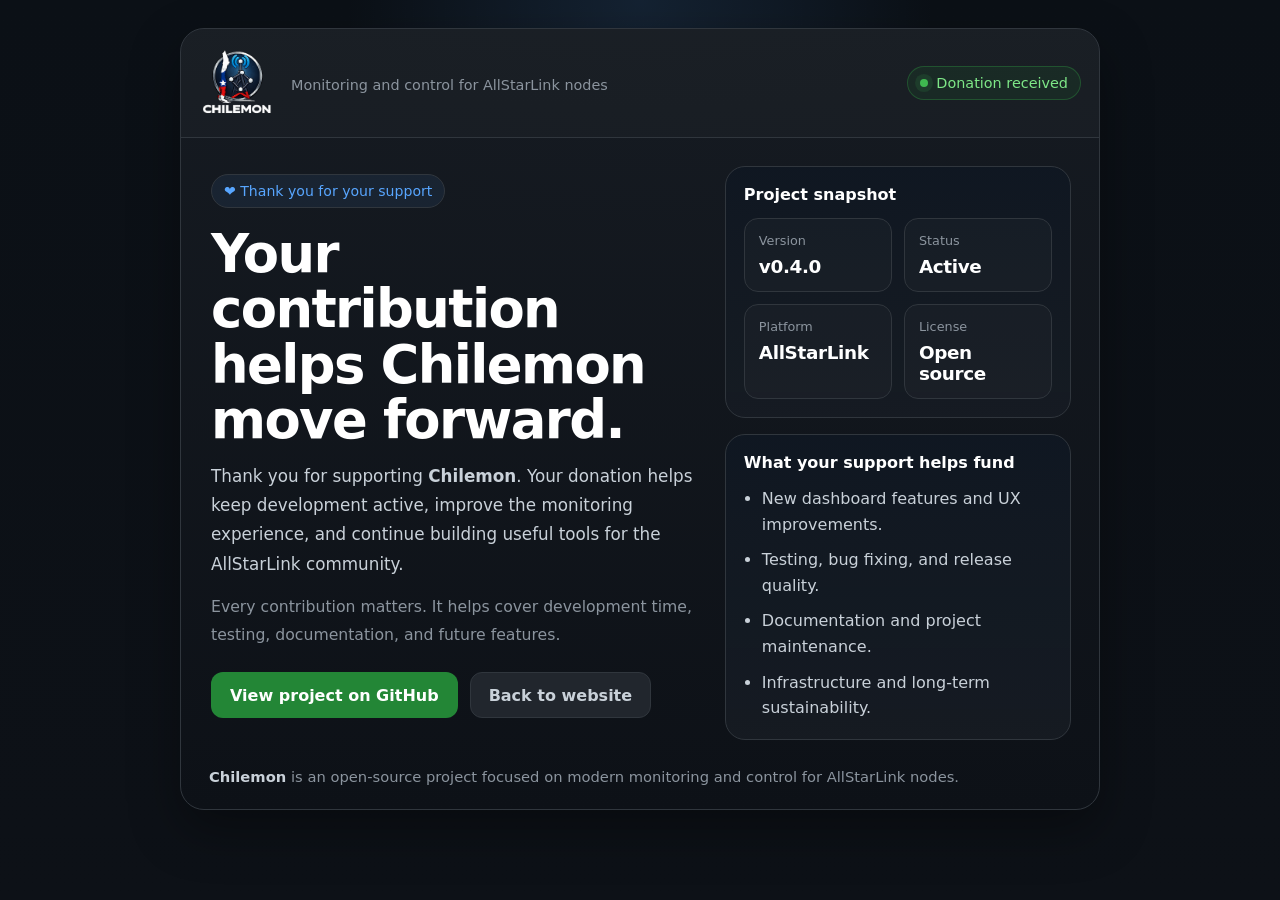
<file: docs/thanks-en.html>
<!DOCTYPE html>
<html lang="en">
<head>
  <meta charset="UTF-8" />
  <meta name="viewport" content="width=device-width, initial-scale=1.0" />
  <title>Thank You — Chilemon</title>
  <meta name="description" content="Thank you for supporting Chilemon." />
  <link rel="stylesheet" href="assets/css/main.css">
  <link rel="stylesheet" href="assets/css/thanks.css">

</head>
<body>
  <main class="shell">
    <section class="card">
      <header class="topbar">
        <div class="brand">
          <img src="assets/img/chile-flag-brush.png" alt="Chilemon logo" class="logo" />
          <div class="brand-copy">
            <!-- <h1>Chilemon</h1> -->
            <p>Monitoring and control for AllStarLink nodes</p>
          </div>
        </div>
        <div class="status"><span class="status-dot"></span> Donation received</div>
      </header>

      <div class="content">
        <section class="hero">
          <div class="eyebrow">❤️ Thank you for your support</div>
          <h2>Your contribution helps Chilemon move forward.</h2>
          <p>
            Thank you for supporting <strong>Chilemon</strong>. Your donation helps keep development active,
            improve the monitoring experience, and continue building useful tools for the AllStarLink community.
          </p>
          <p class="muted">
            Every contribution matters. It helps cover development time, testing, documentation, and future features.
          </p>

          <div class="actions">
            <a class="button primary" href="https://github.com/gismodes37/chilemon" target="_blank" rel="noopener noreferrer">View project on GitHub</a>
            <a class="button secondary" href="/">Back to website</a>
          </div>
        </section>

        <aside class="sidebar">
          <section class="panel">
            <h3>Project snapshot</h3>
            <div class="stats">
              <div class="stat">
                <span class="label">Version</span>
                <span class="value">v0.4.0</span>
              </div>
              <div class="stat">
                <span class="label">Status</span>
                <span class="value">Active</span>
              </div>
              <div class="stat">
                <span class="label">Platform</span>
                <span class="value">AllStarLink</span>
              </div>
              <div class="stat">
                <span class="label">License</span>
                <span class="value">Open source</span>
              </div>
            </div>
          </section>

          <section class="panel">
            <h3>What your support helps fund</h3>
            <ul class="list">
              <li>New dashboard features and UX improvements.</li>
              <li>Testing, bug fixing, and release quality.</li>
              <li>Documentation and project maintenance.</li>
              <li>Infrastructure and long-term sustainability.</li>
            </ul>
          </section>
        </aside>
      </div>

      <footer class="footer">
        <strong>Chilemon</strong> is an open-source project focused on modern monitoring and control for AllStarLink nodes.
      </footer>
    </section>
  </main>
</body>
</html>
</file>
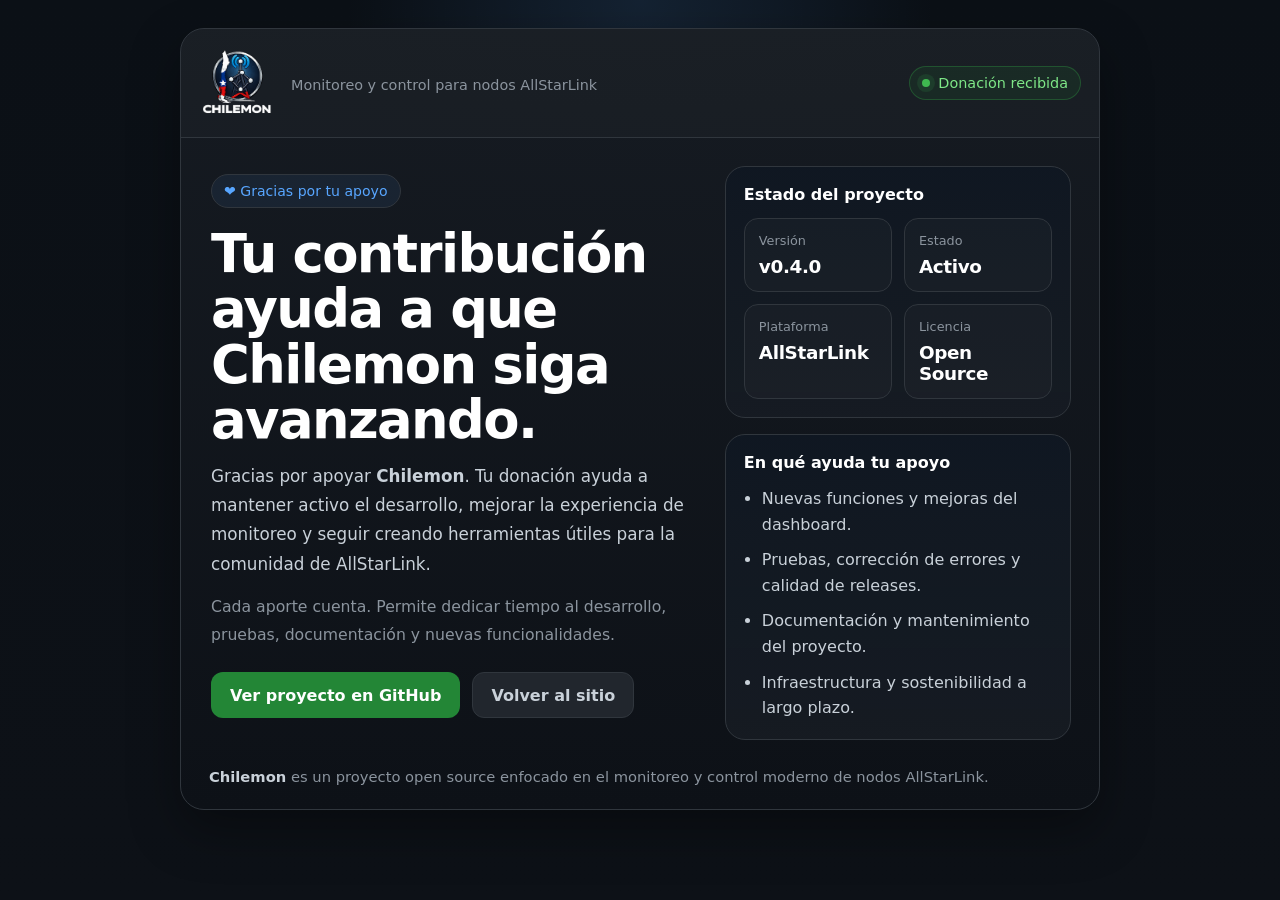
<file: docs/thanks.html>
<!DOCTYPE html>
<html lang="es">
<head>
  <meta charset="UTF-8" />
  <meta name="viewport" content="width=device-width, initial-scale=1.0" />
  <title>Gracias — Chilemon</title>
  <meta name="description" content="Gracias por apoyar Chilemon." />

  <link rel="stylesheet" href="assets/css/main.css">
  <link rel="stylesheet" href="assets/css/thanks.css">
  
</head>
<body>
  <main class="shell">
    <section class="card">
      <header class="topbar">
        <div class="brand">
          <img src="assets/img/chile-flag-brush.png" alt="Logo Chilemon" class="logo" />
          
          <div class="brand-copy">
            <!-- <h1>Chilemon</h1>  -->
            <p>Monitoreo y control para nodos AllStarLink</p>
          </div>
        </div>
        <div class="status"><span class="status-dot"></span> Donación recibida</div>
      </header>

      <div class="content">
        <section class="hero">
          <div class="eyebrow">❤️ Gracias por tu apoyo</div>
          <h2>Tu contribución ayuda a que Chilemon siga avanzando.</h2>
          <p>
            Gracias por apoyar <strong>Chilemon</strong>. Tu donación ayuda a mantener activo el desarrollo,
            mejorar la experiencia de monitoreo y seguir creando herramientas útiles
            para la comunidad de AllStarLink.
          </p>
          <p class="muted">
            Cada aporte cuenta. Permite dedicar tiempo al desarrollo, pruebas, documentación
            y nuevas funcionalidades.
          </p>

          <div class="actions">
            <a class="button primary" href="https://github.com/gismodes37/chilemon" target="_blank" rel="noopener noreferrer">Ver proyecto en GitHub</a>
            <a class="button secondary" href="/">Volver al sitio</a>
          </div>
        </section>

        <aside class="sidebar">
          <section class="panel">
            <h3>Estado del proyecto</h3>
            <div class="stats">
              <div class="stat">
                <span class="label">Versión</span>
                <span class="value">v0.4.0</span>
              </div>
              <div class="stat">
                <span class="label">Estado</span>
                <span class="value">Activo</span>
              </div>
              <div class="stat">
                <span class="label">Plataforma</span>
                <span class="value">AllStarLink</span>
              </div>
              <div class="stat">
                <span class="label">Licencia</span>
                <span class="value">Open Source</span>
              </div>
            </div>
          </section>

          <section class="panel">
            <h3>En qué ayuda tu apoyo</h3>
            <ul class="list">
              <li>Nuevas funciones y mejoras del dashboard.</li>
              <li>Pruebas, corrección de errores y calidad de releases.</li>
              <li>Documentación y mantenimiento del proyecto.</li>
              <li>Infraestructura y sostenibilidad a largo plazo.</li>
            </ul>
          </section>
        </aside>
      </div>

      <footer class="footer">
        <strong>Chilemon</strong> es un proyecto open source enfocado en el monitoreo
        y control moderno de nodos AllStarLink.
      </footer>
    </section>
  </main>
</body>
</html>
</file>
<file: docs/assets/css/main.css>
:root{
  --chile-blue:#0039A6;
  --chile-red:#D52B1E;
  --bg:#0d1117;
  --panel:#161b22;
  --panel-2:#0f1722;
  --border:#30363d;
  --text:#c9d1d9;
  --muted:#8b949e;
  --primary:#58a6ff;
  --success:#238636;
  --success-hover:#2ea043;
  --secondary:#21262d;
  --secondary-hover:#30363d;
  --shadow:0 20px 50px rgba(0,0,0,.35);
}

.card{border-radius:16px;}
.section-title{letter-spacing:.2px;}
.footer{border-top:1px solid rgba(0,0,0,.08);}

.code{
  font-family:ui-monospace, SFMono-Regular, Menlo, Monaco, Consolas, "Liberation Mono", "Courier New", monospace;
  font-size:.95rem;
  background:rgba(0,0,0,.04);
  border:1px solid rgba(0,0,0,.06);
  border-radius:10px;
  padding:.75rem 1rem;
  overflow-x:auto;
}

.kbd{
  font-family:ui-monospace, SFMono-Regular, Menlo, Monaco, Consolas, "Liberation Mono", "Courier New", monospace;
  background:rgba(0,0,0,.06);
  border:1px solid rgba(0,0,0,.10);
  border-bottom-width:2px;
  padding:.15rem .35rem;
  border-radius:.5rem;
  font-size:.9em;
}

.logo{
  width:90px;
  height:80px;
  border-radius:12px;
  object-fit:cover;
  flex-shrink:0;
}

.btn-group .btn.disabled{
  opacity:1;
  pointer-events:none;
}

.btn-chile-red{
  background:var(--chile-red);
  border-color:var(--chile-red);
}

.btn-chile-blue{
  background:var(--chile-blue);
  border-color:var(--chile-blue);
}
</file>
<file: docs/assets/css/thanks.css>
*{box-sizing:border-box;}

html, body{
  margin:0;
  min-height:100%;
  font-family:Inter, system-ui, -apple-system, BlinkMacSystemFont, "Segoe UI", Roboto, sans-serif;
  background:
    radial-gradient(circle at top, rgba(88,166,255,.12), transparent 28%),
    linear-gradient(180deg, #0b1016 0%, var(--bg) 100%);
  color:var(--text);
}

body{
  display:grid;
  place-items:center;
  padding:28px;
}

.shell{
  width:100%;
  max-width:920px;
}

.card{
  background:linear-gradient(180deg, rgba(22,27,34,.98), rgba(13,17,23,.98));
  border:1px solid var(--border);
  border-radius:24px;
  box-shadow:var(--shadow);
  overflow:hidden;
}

.topbar{
  display:flex;
  align-items:center;
  justify-content:space-between;
  gap:16px;
  padding:14px 18px;
  border-bottom:1px solid var(--border);
  background:rgba(255,255,255,.015);
}

.brand{
  display:flex;
  align-items:center;
  gap:12px;
  min-width:0;
}

.logo{
  width:80px;
  height:80px;
  border-radius:12px;
  object-fit:cover;
  flex-shrink:0;
}

.brand-copy{min-width:0;}

.brand-copy h1{
  margin:0;
  font-size:1rem;
  line-height:1.2;
  font-weight:700;
  color:#fff;
}

.brand-copy p{
  margin:4px 0 0;
  color:var(--muted);
  font-size:.9rem;
  white-space:nowrap;
  overflow:hidden;
  text-overflow:ellipsis;
}

.status{
  display:inline-flex;
  align-items:center;
  gap:8px;
  padding:8px 12px;
  background:rgba(35,134,54,.12);
  border:1px solid rgba(46,160,67,.35);
  border-radius:999px;
  color:#7ee787;
  font-size:.9rem;
  white-space:nowrap;
}

.status-dot{
  width:8px;
  height:8px;
  border-radius:50%;
  background:#3fb950;
  box-shadow:0 0 0 5px rgba(63,185,80,.12);
}

.content{
  display:grid;
  grid-template-columns:1.35fr .95fr;
  gap:24px;
  padding:28px;
}

.hero{padding:8px 4px 8px 2px;}

.eyebrow{
  display:inline-flex;
  align-items:center;
  gap:8px;
  padding:8px 12px;
  border:1px solid var(--border);
  background:rgba(88,166,255,.08);
  color:var(--primary);
  border-radius:999px;
  font-size:.88rem;
  margin-bottom:18px;
}

.hero h2{
  margin:0 0 14px;
  font-size:clamp(2rem, 5vw, 3.3rem);
  line-height:1.05;
  letter-spacing:-.03em;
  color:#fff;
}

.hero p{
  margin:0 0 14px;
  font-size:1.05rem;
  line-height:1.75;
  color:var(--text);
  max-width:62ch;
}

.hero p.muted{
  color:var(--muted);
  font-size:.98rem;
}

.actions{
  display:flex;
  flex-wrap:wrap;
  gap:12px;
  margin-top:24px;
}

.button{
  display:inline-flex;
  align-items:center;
  justify-content:center;
  gap:10px;
  min-height:46px;
  padding:0 18px;
  border-radius:12px;
  font-weight:700;
  text-decoration:none;
  transition:.18s ease;
  border:1px solid transparent;
}

.button.primary{
  background:var(--success);
  color:#fff;
}

.button.primary:hover{
  background:var(--success-hover);
  transform:translateY(-1px);
}

.button.secondary{
  background:var(--secondary);
  color:var(--text);
  border-color:var(--border);
}

.button.secondary:hover{
  background:var(--secondary-hover);
  transform:translateY(-1px);
}

.sidebar{
  display:grid;
  gap:16px;
}

.panel{
  background:linear-gradient(180deg, rgba(15,23,34,.96), rgba(22,27,34,.98));
  border:1px solid var(--border);
  border-radius:20px;
  padding:18px;
}

.panel h3{
  margin:0 0 14px;
  font-size:1rem;
  color:#fff;
}

.stats{
  display:grid;
  grid-template-columns:repeat(2, minmax(0, 1fr));
  gap:12px;
}

.stat{
  padding:14px;
  background:rgba(255,255,255,.02);
  border:1px solid var(--border);
  border-radius:14px;
}

.stat .label{
  display:block;
  font-size:.8rem;
  color:var(--muted);
  margin-bottom:8px;
}

.stat .value{
  display:block;
  font-size:1.15rem;
  font-weight:800;
  color:#fff;
  letter-spacing:-.02em;
}

.list{
  margin:0;
  padding-left:18px;
  color:var(--text);
}

.list li{
  margin:0 0 10px;
  line-height:1.6;
}

.list li:last-child{margin-bottom:0;}

.footer{
  padding:0 28px 24px;
  color:var(--muted);
  font-size:.92rem;
  border-top:none;
}

.footer strong{color:var(--text);}

@media (max-width:860px){
  .content{grid-template-columns:1fr;}
  .stats{grid-template-columns:1fr 1fr;}
}

@media (max-width:560px){
  body{padding:16px;}
  .topbar, .content, .footer{padding-left:16px; padding-right:16px;}
  .topbar{align-items:flex-start; flex-direction:column;}
  .stats{grid-template-columns:1fr;}
  .actions{flex-direction:column;}
  .button{width:100%;}
  .hero h2{font-size:2rem;}
}
</file>
